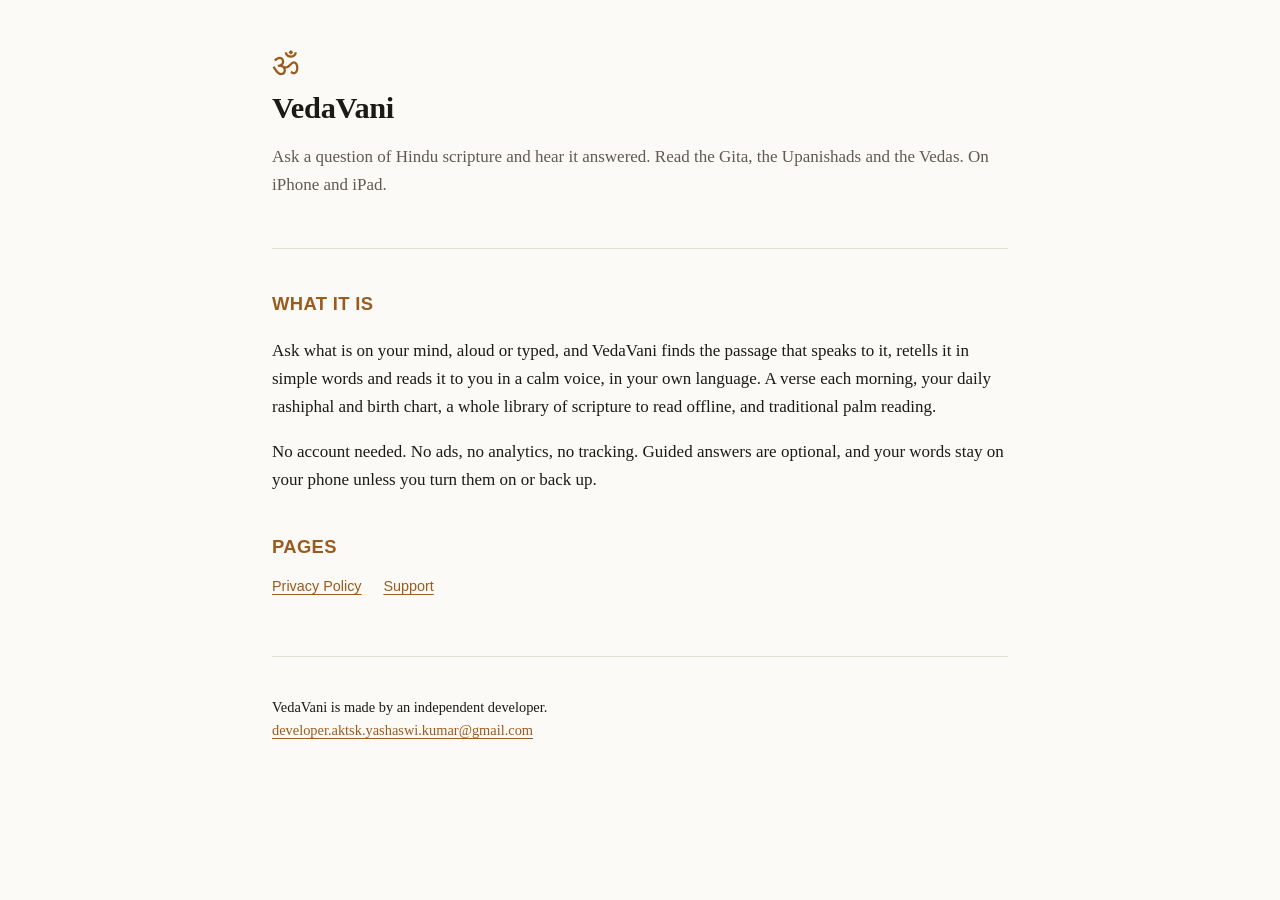
<file: index.html>
<!doctype html>
<html lang="en">
<head>
<meta charset="utf-8">
<meta name="viewport" content="width=device-width, initial-scale=1">
<title>VedaVani</title>
<meta name="description" content="VedaVani — read the Bhagavad Gita, ask it a question, and write down what you make of it.">
<link rel="stylesheet" href="style.css">
</head>
<body>
<div class="wrap">

<header class="site">
  <p class="mark">ॐ</p>
  <h1>VedaVani</h1>
  <p class="lede">Ask a question of Hindu scripture and hear it answered. Read the Gita, the Upanishads and the Vedas. On iPhone and iPad.</p>
</header>

<h2>What it is</h2>
<p>Ask what is on your mind, aloud or typed, and VedaVani finds the passage that speaks to it, retells it in simple words and reads it to you in a calm voice, in your own language. A verse each morning, your daily rashiphal and birth chart, a whole library of scripture to read offline, and traditional palm reading.</p>
<p>No account needed. No ads, no analytics, no tracking. Guided answers are optional, and your words stay on your phone unless you turn them on or back up.</p>

<h2>Pages</h2>
<nav class="site">
  <a href="privacy/">Privacy Policy</a>
  <a href="support/">Support</a>
</nav>

<footer class="site">
  <p>VedaVani is made by an independent developer.<br>
  <a href="mailto:developer.aktsk.yashaswi.kumar@gmail.com">developer.aktsk.yashaswi.kumar@gmail.com</a></p>
</footer>

</div>
</body>
</html>
</file>
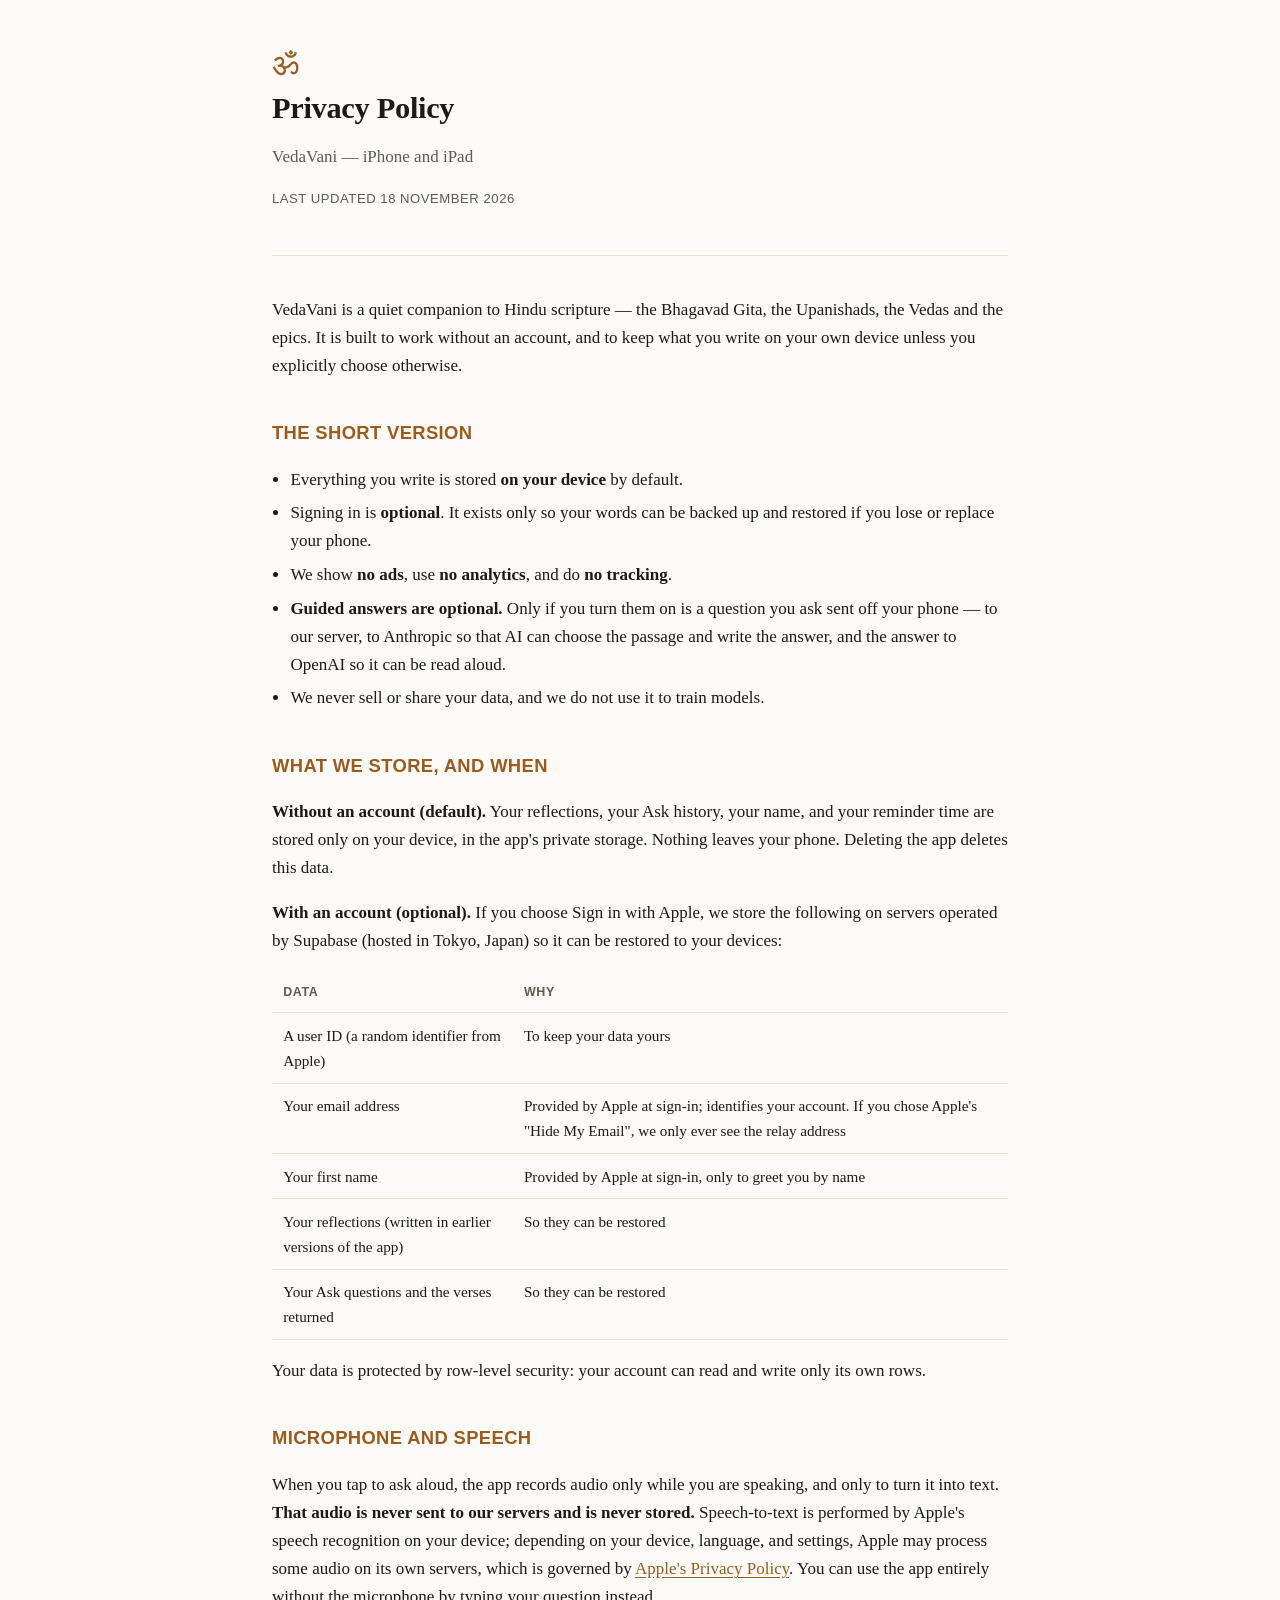
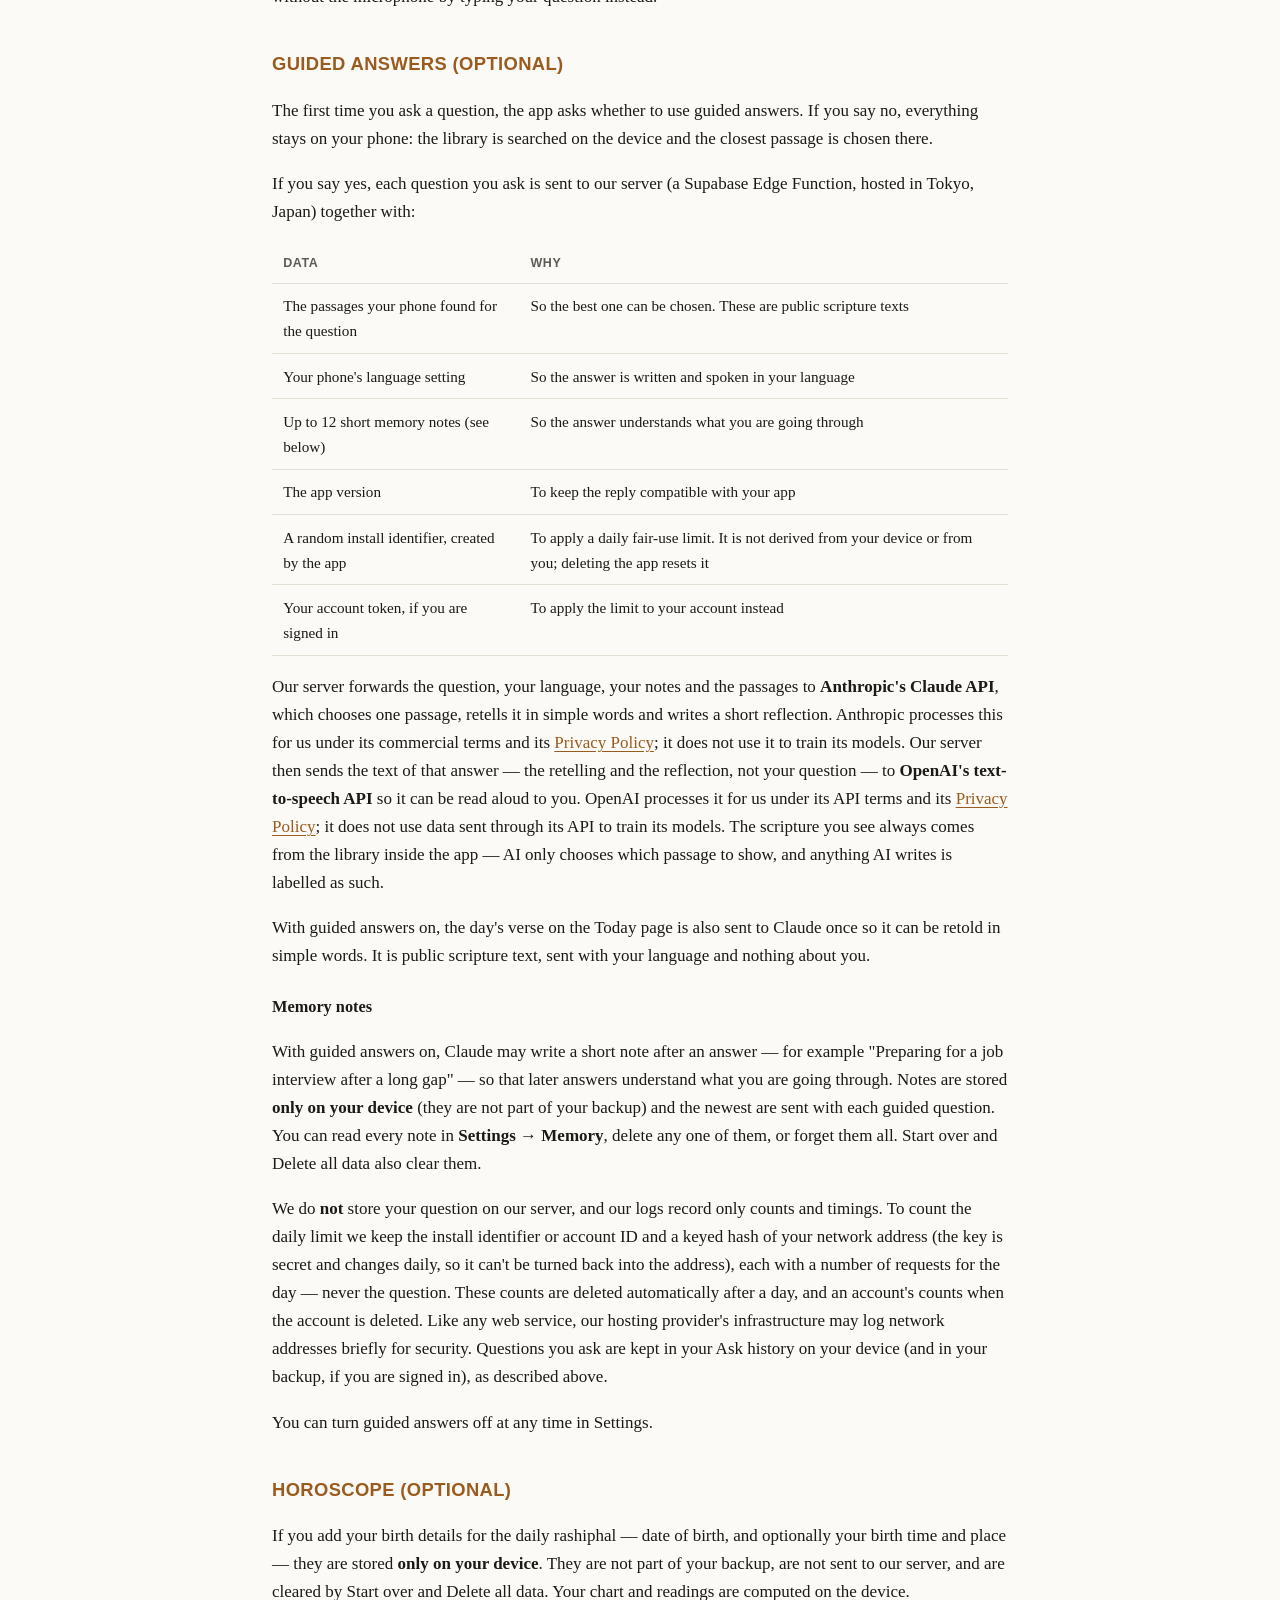
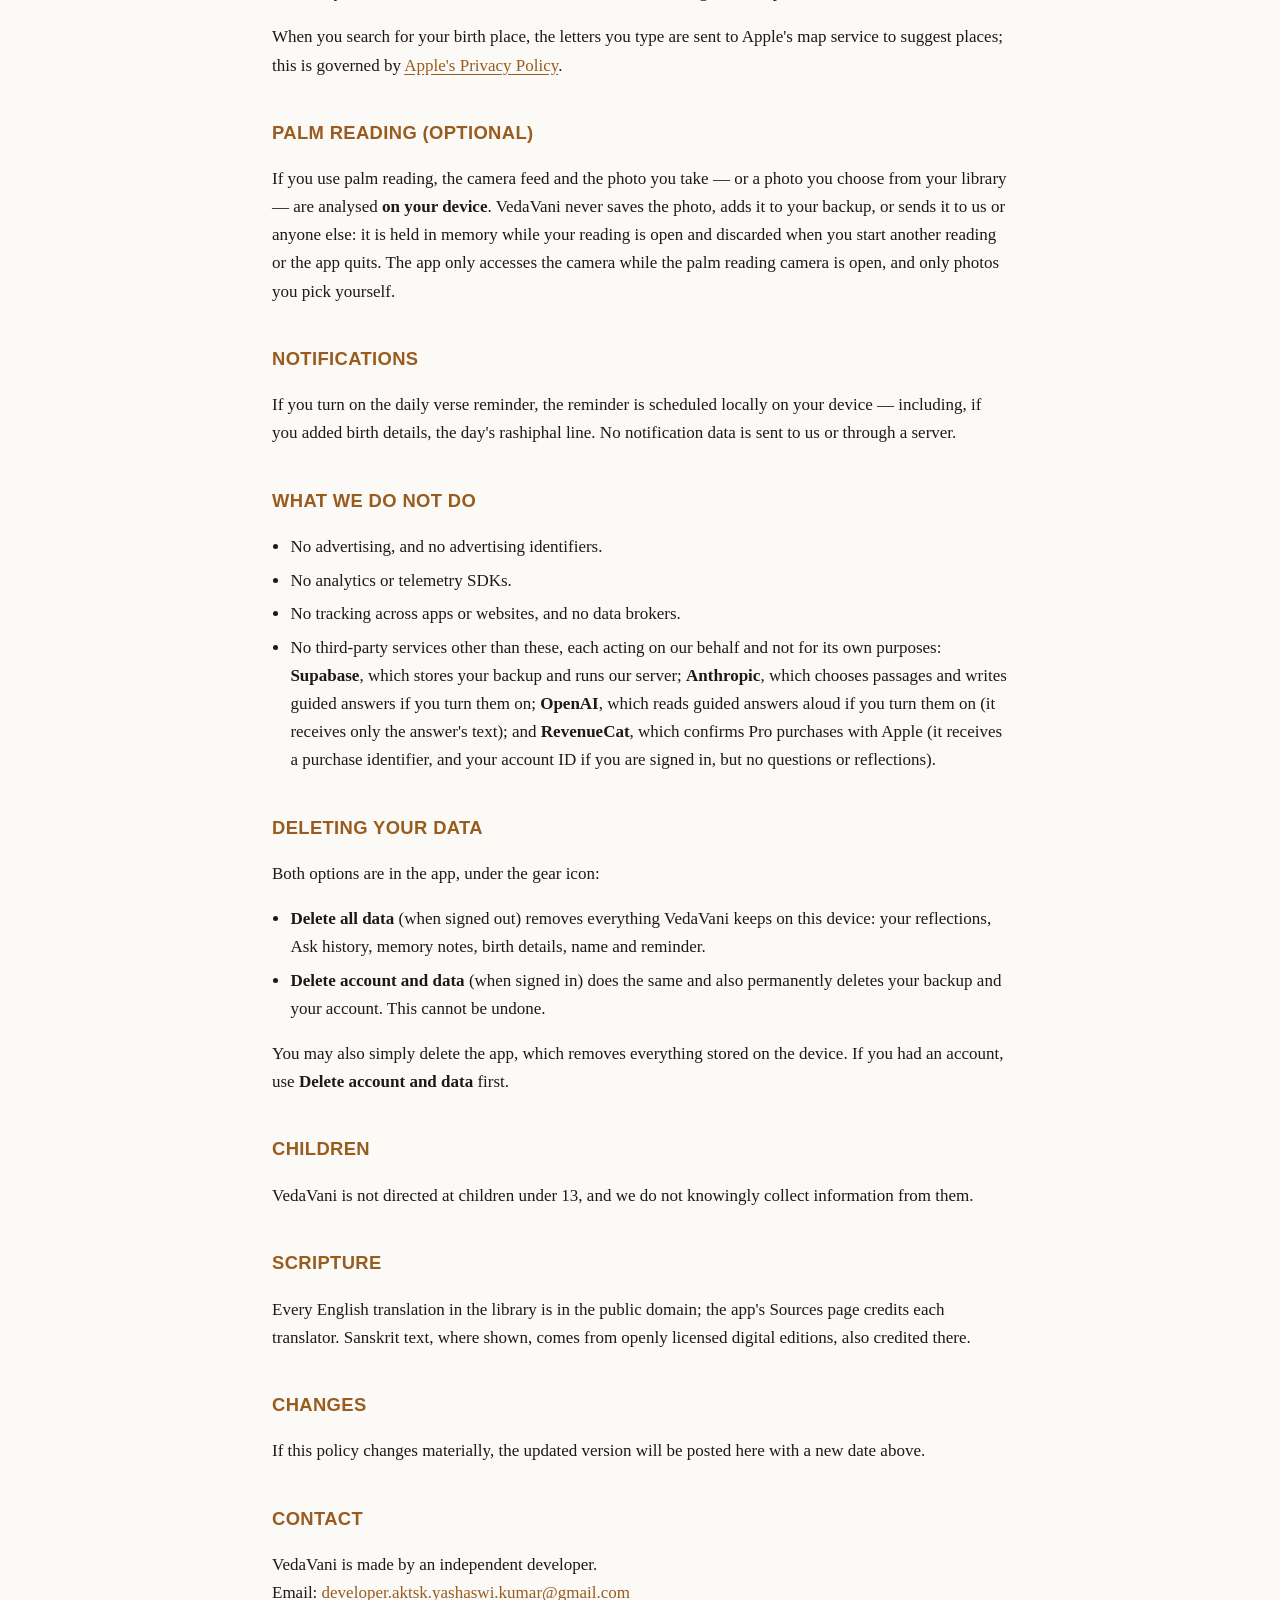
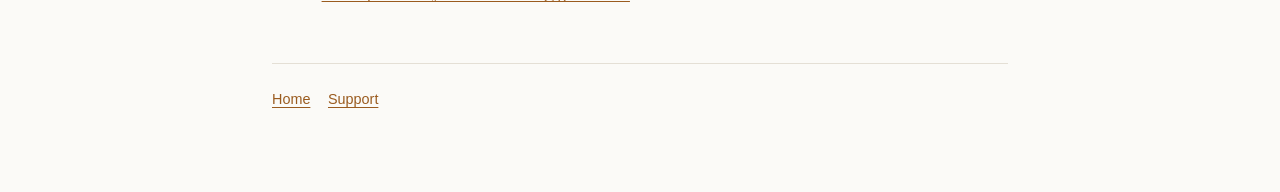
<file: privacy/index.html>
<!doctype html>
<html lang="en">
<head>
<meta charset="utf-8">
<meta name="viewport" content="width=device-width, initial-scale=1">
<title>Privacy Policy — VedaVani</title>
<meta name="description" content="Privacy policy for VedaVani, an iPhone and iPad app for asking questions of Hindu scripture and reading it.">
<link rel="stylesheet" href="../style.css">
</head>
<body>
<div class="wrap">

<header class="site">
  <p class="mark">ॐ</p>
  <h1>Privacy Policy</h1>
  <p class="lede">VedaVani — iPhone and iPad</p>
  <p class="meta">Last updated 18 November 2026</p>
</header>

<p>VedaVani is a quiet companion to Hindu scripture &mdash; the Bhagavad Gita, the Upanishads, the Vedas and the epics. It is built to work without an account, and to keep what you write on your own device unless you explicitly choose otherwise.</p>

<h2>The short version</h2>

<ul>
  <li>Everything you write is stored <strong>on your device</strong> by default.</li>
  <li>Signing in is <strong>optional</strong>. It exists only so your words can be backed up and restored if you lose or replace your phone.</li>
  <li>We show <strong>no ads</strong>, use <strong>no analytics</strong>, and do <strong>no tracking</strong>.</li>
  <li><strong>Guided answers are optional.</strong> Only if you turn them on is a question you ask sent off your phone &mdash; to our server, to Anthropic so that AI can choose the passage and write the answer, and the answer to OpenAI so it can be read aloud.</li>
  <li>We never sell or share your data, and we do not use it to train models.</li>
</ul>

<h2>What we store, and when</h2>

<p><strong>Without an account (default).</strong> Your reflections, your Ask history, your name, and your reminder time are stored only on your device, in the app's private storage. Nothing leaves your phone. Deleting the app deletes this data.</p>

<p><strong>With an account (optional).</strong> If you choose Sign in with Apple, we store the following on servers operated by Supabase (hosted in Tokyo, Japan) so it can be restored to your devices:</p>

<table>
  <thead><tr><th>Data</th><th>Why</th></tr></thead>
  <tbody>
    <tr><td>A user ID (a random identifier from Apple)</td><td>To keep your data yours</td></tr>
    <tr><td>Your email address</td><td>Provided by Apple at sign-in; identifies your account. If you chose Apple's "Hide My Email", we only ever see the relay address</td></tr>
    <tr><td>Your first name</td><td>Provided by Apple at sign-in, only to greet you by name</td></tr>
    <tr><td>Your reflections (written in earlier versions of the app)</td><td>So they can be restored</td></tr>
    <tr><td>Your Ask questions and the verses returned</td><td>So they can be restored</td></tr>
  </tbody>
</table>

<p>Your data is protected by row-level security: your account can read and write only its own rows.</p>

<h2>Microphone and speech</h2>

<p>When you tap to ask aloud, the app records audio only while you are speaking, and only to turn it into text. <strong>That audio is never sent to our servers and is never stored.</strong> Speech-to-text is performed by Apple's speech recognition on your device; depending on your device, language, and settings, Apple may process some audio on its own servers, which is governed by <a href="https://www.apple.com/legal/privacy/" rel="noopener">Apple's Privacy Policy</a>. You can use the app entirely without the microphone by typing your question instead.</p>

<h2>Guided answers (optional)</h2>

<p>The first time you ask a question, the app asks whether to use guided answers. If you say no, everything stays on your phone: the library is searched on the device and the closest passage is chosen there.</p>

<p>If you say yes, each question you ask is sent to our server (a Supabase Edge Function, hosted in Tokyo, Japan) together with:</p>

<table>
  <thead><tr><th>Data</th><th>Why</th></tr></thead>
  <tbody>
    <tr><td>The passages your phone found for the question</td><td>So the best one can be chosen. These are public scripture texts</td></tr>
    <tr><td>Your phone's language setting</td><td>So the answer is written and spoken in your language</td></tr>
    <tr><td>Up to 12 short memory notes (see below)</td><td>So the answer understands what you are going through</td></tr>
    <tr><td>The app version</td><td>To keep the reply compatible with your app</td></tr>
    <tr><td>A random install identifier, created by the app</td><td>To apply a daily fair-use limit. It is not derived from your device or from you; deleting the app resets it</td></tr>
    <tr><td>Your account token, if you are signed in</td><td>To apply the limit to your account instead</td></tr>
  </tbody>
</table>

<p>Our server forwards the question, your language, your notes and the passages to <strong>Anthropic's Claude API</strong>, which chooses one passage, retells it in simple words and writes a short reflection. Anthropic processes this for us under its commercial terms and its <a href="https://www.anthropic.com/legal/privacy" rel="noopener">Privacy Policy</a>; it does not use it to train its models. Our server then sends the text of that answer &mdash; the retelling and the reflection, not your question &mdash; to <strong>OpenAI's text-to-speech API</strong> so it can be read aloud to you. OpenAI processes it for us under its API terms and its <a href="https://openai.com/policies/privacy-policy" rel="noopener">Privacy Policy</a>; it does not use data sent through its API to train its models. The scripture you see always comes from the library inside the app &mdash; AI only chooses which passage to show, and anything AI writes is labelled as such.</p>

<p>With guided answers on, the day's verse on the Today page is also sent to Claude once so it can be retold in simple words. It is public scripture text, sent with your language and nothing about you.</p>

<h3>Memory notes</h3>

<p>With guided answers on, Claude may write a short note after an answer &mdash; for example "Preparing for a job interview after a long gap" &mdash; so that later answers understand what you are going through. Notes are stored <strong>only on your device</strong> (they are not part of your backup) and the newest are sent with each guided question. You can read every note in <strong>Settings → Memory</strong>, delete any one of them, or forget them all. Start over and Delete all data also clear them.</p>

<p>We do <strong>not</strong> store your question on our server, and our logs record only counts and timings. To count the daily limit we keep the install identifier or account ID and a keyed hash of your network address (the key is secret and changes daily, so it can't be turned back into the address), each with a number of requests for the day &mdash; never the question. These counts are deleted automatically after a day, and an account's counts when the account is deleted. Like any web service, our hosting provider's infrastructure may log network addresses briefly for security. Questions you ask are kept in your Ask history on your device (and in your backup, if you are signed in), as described above.</p>

<p>You can turn guided answers off at any time in Settings.</p>

<h2>Horoscope (optional)</h2>

<p>If you add your birth details for the daily rashiphal &mdash; date of birth, and optionally your birth time and place &mdash; they are stored <strong>only on your device</strong>. They are not part of your backup, are not sent to our server, and are cleared by Start over and Delete all data. Your chart and readings are computed on the device.</p>

<p>When you search for your birth place, the letters you type are sent to Apple's map service to suggest places; this is governed by <a href="https://www.apple.com/legal/privacy/" rel="noopener">Apple's Privacy Policy</a>.</p>

<h2>Palm reading (optional)</h2>

<p>If you use palm reading, the camera feed and the photo you take &mdash; or a photo you choose from your library &mdash; are analysed <strong>on your device</strong>. VedaVani never saves the photo, adds it to your backup, or sends it to us or anyone else: it is held in memory while your reading is open and discarded when you start another reading or the app quits. The app only accesses the camera while the palm reading camera is open, and only photos you pick yourself.</p>

<h2>Notifications</h2>

<p>If you turn on the daily verse reminder, the reminder is scheduled locally on your device &mdash; including, if you added birth details, the day's rashiphal line. No notification data is sent to us or through a server.</p>

<h2>What we do not do</h2>

<ul>
  <li>No advertising, and no advertising identifiers.</li>
  <li>No analytics or telemetry SDKs.</li>
  <li>No tracking across apps or websites, and no data brokers.</li>
  <li>No third-party services other than these, each acting on our behalf and not for its own purposes: <strong>Supabase</strong>, which stores your backup and runs our server; <strong>Anthropic</strong>, which chooses passages and writes guided answers if you turn them on; <strong>OpenAI</strong>, which reads guided answers aloud if you turn them on (it receives only the answer's text); and <strong>RevenueCat</strong>, which confirms Pro purchases with Apple (it receives a purchase identifier, and your account ID if you are signed in, but no questions or reflections).</li>
</ul>

<h2>Deleting your data</h2>

<p>Both options are in the app, under the gear icon:</p>

<ul>
  <li><strong>Delete all data</strong> (when signed out) removes everything VedaVani keeps on this device: your reflections, Ask history, memory notes, birth details, name and reminder.</li>
  <li><strong>Delete account and data</strong> (when signed in) does the same and also permanently deletes your backup and your account. This cannot be undone.</li>
</ul>

<p>You may also simply delete the app, which removes everything stored on the device. If you had an account, use <strong>Delete account and data</strong> first.</p>

<h2>Children</h2>

<p>VedaVani is not directed at children under 13, and we do not knowingly collect information from them.</p>

<h2>Scripture</h2>

<p>Every English translation in the library is in the public domain; the app's Sources page credits each translator. Sanskrit text, where shown, comes from openly licensed digital editions, also credited there.</p>

<h2>Changes</h2>

<p>If this policy changes materially, the updated version will be posted here with a new date above.</p>

<h2>Contact</h2>

<p>VedaVani is made by an independent developer.<br>
Email: <a href="mailto:developer.aktsk.yashaswi.kumar@gmail.com">developer.aktsk.yashaswi.kumar@gmail.com</a></p>

<footer class="site">
  <nav class="site"><a href="../">Home</a><a href="../support/">Support</a></nav>
</footer>

</div>
</body>
</html>
</file>
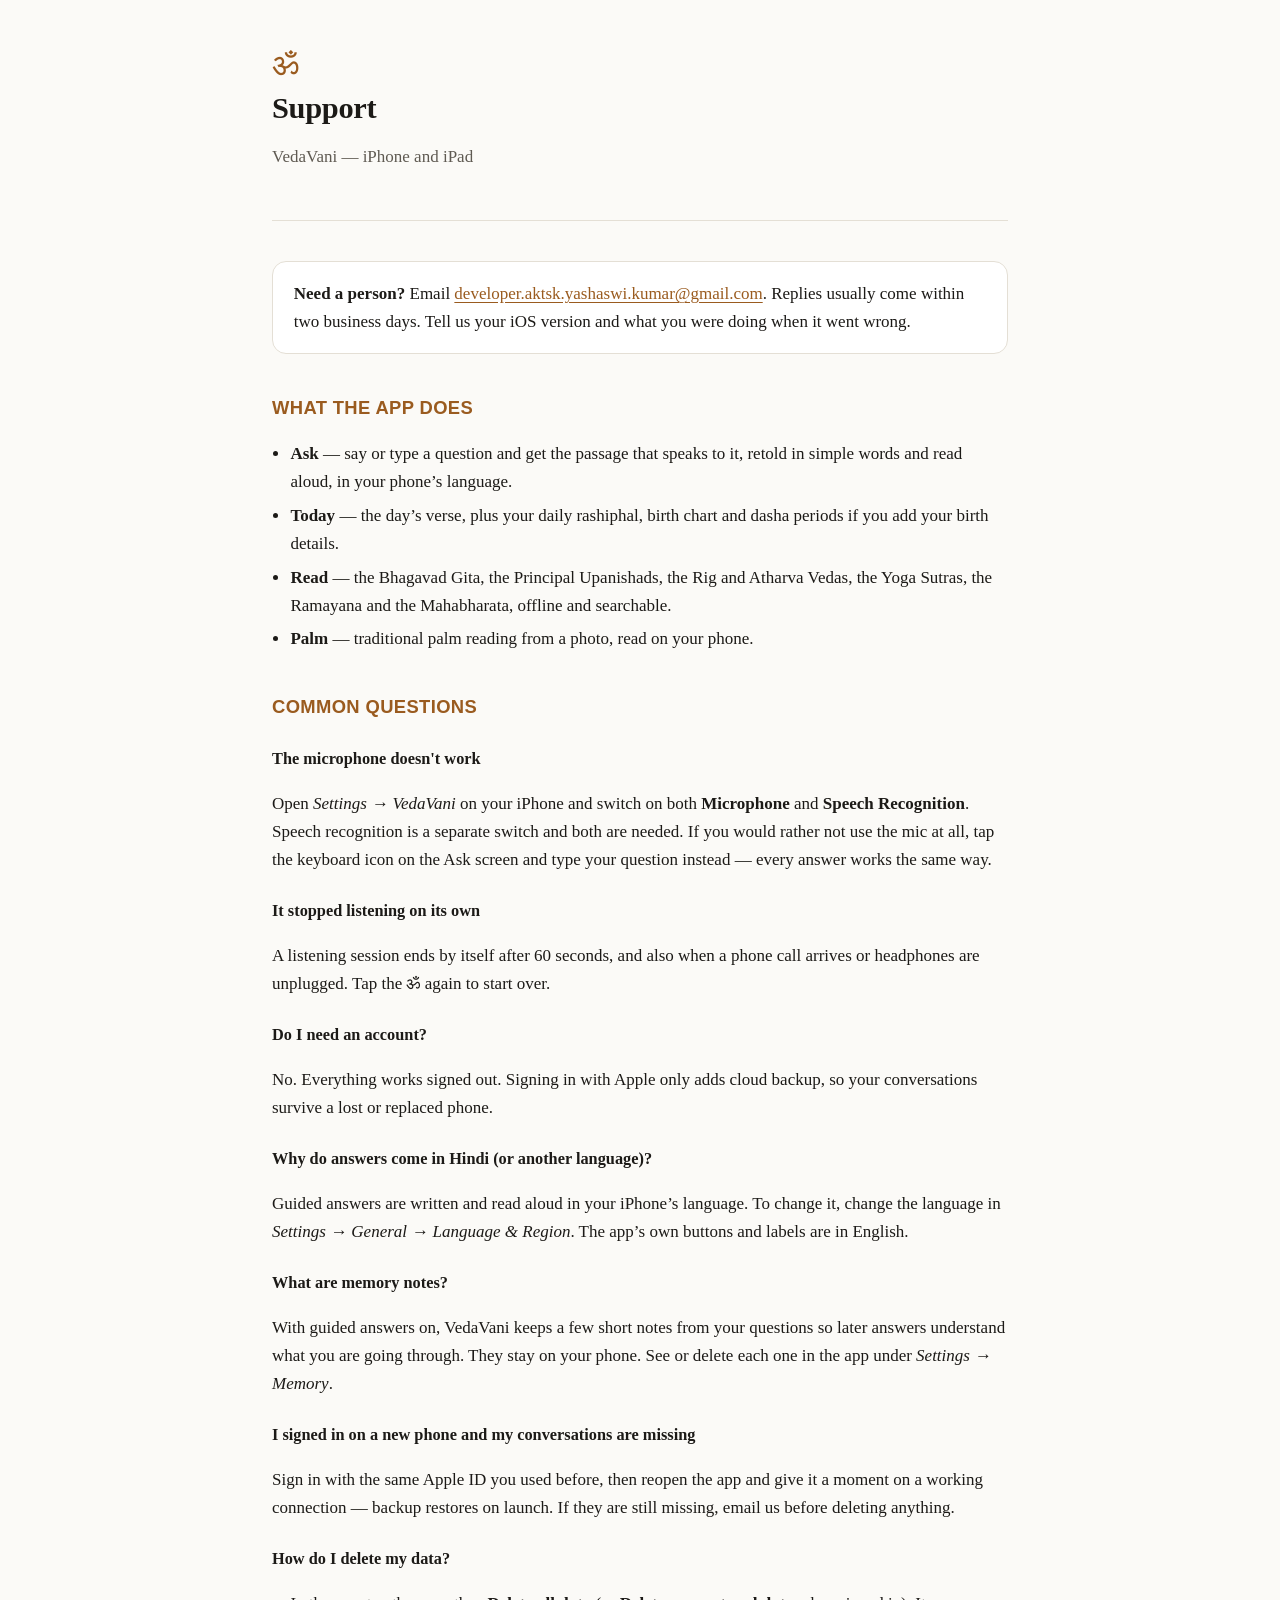
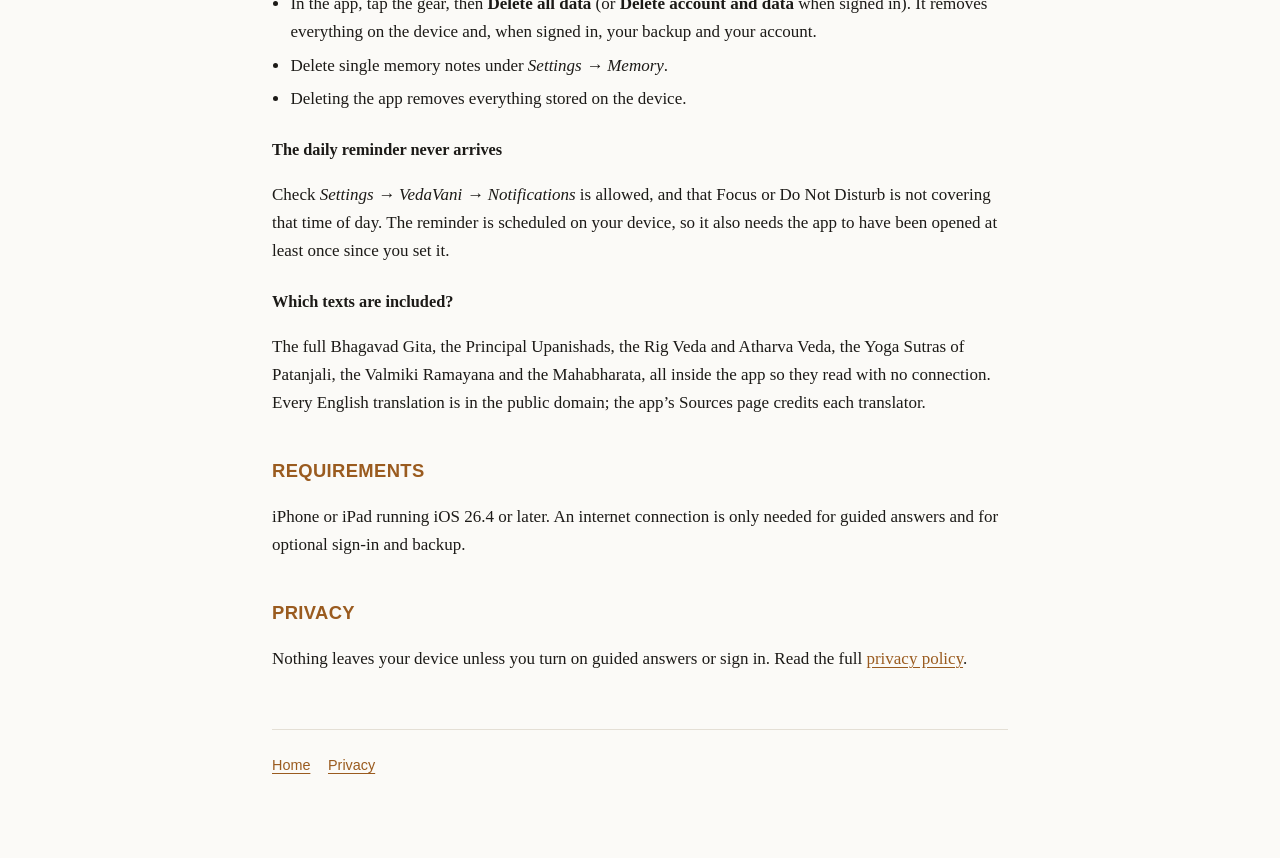
<file: support/index.html>
<!doctype html>
<html lang="en">
<head>
<meta charset="utf-8">
<meta name="viewport" content="width=device-width, initial-scale=1">
<title>Support — VedaVani</title>
<meta name="description" content="Help and contact for VedaVani, an iPhone and iPad app for asking questions of Hindu scripture and reading it.">
<link rel="stylesheet" href="../style.css">
</head>
<body>
<div class="wrap">

<header class="site">
  <p class="mark">ॐ</p>
  <h1>Support</h1>
  <p class="lede">VedaVani — iPhone and iPad</p>
</header>

<div class="card">
  <p style="margin:0"><strong>Need a person?</strong> Email <a href="mailto:developer.aktsk.yashaswi.kumar@gmail.com">developer.aktsk.yashaswi.kumar@gmail.com</a>. Replies usually come within two business days. Tell us your iOS version and what you were doing when it went wrong.</p>
</div>

<h2>What the app does</h2>
<ul>
  <li><strong>Ask</strong> — say or type a question and get the passage that speaks to it, retold in simple words and read aloud, in your phone&rsquo;s language.</li>
  <li><strong>Today</strong> — the day&rsquo;s verse, plus your daily rashiphal, birth chart and dasha periods if you add your birth details.</li>
  <li><strong>Read</strong> — the Bhagavad Gita, the Principal Upanishads, the Rig and Atharva Vedas, the Yoga Sutras, the Ramayana and the Mahabharata, offline and searchable.</li>
  <li><strong>Palm</strong> — traditional palm reading from a photo, read on your phone.
</ul>

<h2>Common questions</h2>

<h3>The microphone doesn't work</h3>
<p>Open <em>Settings → VedaVani</em> on your iPhone and switch on both <strong>Microphone</strong> and <strong>Speech Recognition</strong>. Speech recognition is a separate switch and both are needed. If you would rather not use the mic at all, tap the keyboard icon on the Ask screen and type your question instead — every answer works the same way.</p>

<h3>It stopped listening on its own</h3>
<p>A listening session ends by itself after 60 seconds, and also when a phone call arrives or headphones are unplugged. Tap the ॐ again to start over.</p>

<h3>Do I need an account?</h3>
<p>No. Everything works signed out. Signing in with Apple only adds cloud backup, so your conversations survive a lost or replaced phone.</p>

<h3>Why do answers come in Hindi (or another language)?</h3>
<p>Guided answers are written and read aloud in your iPhone&rsquo;s language. To change it, change the language in <em>Settings → General → Language &amp; Region</em>. The app&rsquo;s own buttons and labels are in English.</p>

<h3>What are memory notes?</h3>
<p>With guided answers on, VedaVani keeps a few short notes from your questions so later answers understand what you are going through. They stay on your phone. See or delete each one in the app under <em>Settings → Memory</em>.</p>

<h3>I signed in on a new phone and my conversations are missing</h3>
<p>Sign in with the same Apple ID you used before, then reopen the app and give it a moment on a working connection — backup restores on launch. If they are still missing, email us before deleting anything.</p>

<h3>How do I delete my data?</h3>
<ul>
  <li>In the app, tap the gear, then <strong>Delete all data</strong> (or <strong>Delete account and data</strong> when signed in). It removes everything on the device and, when signed in, your backup and your account.</li>
  <li>Delete single memory notes under <em>Settings → Memory</em>.</li>
  <li>Deleting the app removes everything stored on the device.</li>
</ul>

<h3>The daily reminder never arrives</h3>
<p>Check <em>Settings → VedaVani → Notifications</em> is allowed, and that Focus or Do Not Disturb is not covering that time of day. The reminder is scheduled on your device, so it also needs the app to have been opened at least once since you set it.</p>

<h3>Which texts are included?</h3>
<p>The full Bhagavad Gita, the Principal Upanishads, the Rig Veda and Atharva Veda, the Yoga Sutras of Patanjali, the Valmiki Ramayana and the Mahabharata, all inside the app so they read with no connection. Every English translation is in the public domain; the app&rsquo;s Sources page credits each translator.</p>

<h2>Requirements</h2>
<p>iPhone or iPad running iOS 26.4 or later. An internet connection is only needed for guided answers and for optional sign-in and backup.</p>

<h2>Privacy</h2>
<p>Nothing leaves your device unless you turn on guided answers or sign in. Read the full <a href="../privacy/">privacy policy</a>.</p>

<footer class="site">
  <nav class="site"><a href="../">Home</a><a href="../privacy/">Privacy</a></nav>
</footer>

</div>
</body>
</html>
</file>
<file: style.css>
:root {
  --bg: #fbfaf7;
  --surface: #ffffff;
  --text: #1c1a17;
  --muted: #5f5a52;
  --line: #e4dfd5;
  --accent: #9a5b1f;
  --maxw: 46rem;
}
@media (prefers-color-scheme: dark) {
  :root {
    --bg: #14120f;
    --surface: #1c1a16;
    --text: #f0ece4;
    --muted: #a49d91;
    --line: #2e2a24;
    --accent: #d9a15c;
  }
}
* { box-sizing: border-box; }
html { -webkit-text-size-adjust: 100%; }
body {
  margin: 0;
  background: var(--bg);
  color: var(--text);
  font: 400 17px/1.65 ui-serif, "Iowan Old Style", Georgia, "Times New Roman", serif;
  padding: 0 1.25rem 5rem;
}
.wrap { max-width: var(--maxw); margin: 0 auto; }
header.site {
  padding: 3rem 0 2rem;
  border-bottom: 1px solid var(--line);
  margin-bottom: 2.5rem;
}
.mark {
  font-size: 2rem;
  line-height: 1;
  color: var(--accent);
  margin: 0 0 .6rem;
}
h1 { font-size: 1.9rem; line-height: 1.2; margin: 0 0 .4rem; letter-spacing: -.01em; }
h2 {
  font-size: 1.15rem;
  margin: 2.4rem 0 .6rem;
  letter-spacing: .02em;
  text-transform: uppercase;
  font-family: ui-sans-serif, -apple-system, "Helvetica Neue", sans-serif;
  font-weight: 600;
  color: var(--accent);
}
h3 { font-size: 1.02rem; margin: 1.5rem 0 .3rem; }
p, li { color: var(--text); }
.lede, .meta { color: var(--muted); }
.meta {
  font-family: ui-sans-serif, -apple-system, "Helvetica Neue", sans-serif;
  font-size: .82rem;
  letter-spacing: .04em;
  text-transform: uppercase;
}
ul { padding-left: 1.15rem; }
li { margin: .35rem 0; }
a { color: var(--accent); text-underline-offset: .18em; }
table {
  width: 100%;
  border-collapse: collapse;
  margin: 1rem 0;
  font-size: .95rem;
  display: block;
  overflow-x: auto;
}
th, td { text-align: left; padding: .6rem .7rem; border-bottom: 1px solid var(--line); vertical-align: top; }
th { font-family: ui-sans-serif, -apple-system, sans-serif; font-size: .78rem; text-transform: uppercase; letter-spacing: .05em; color: var(--muted); }
.card {
  background: var(--surface);
  border: 1px solid var(--line);
  border-radius: 14px;
  padding: 1.1rem 1.3rem;
  margin: 1.2rem 0;
}
footer.site {
  margin-top: 3.5rem;
  padding-top: 1.5rem;
  border-top: 1px solid var(--line);
  color: var(--muted);
  font-size: .9rem;
}
nav.site a { margin-right: 1.1rem; font-family: ui-sans-serif, -apple-system, sans-serif; font-size: .9rem; }
</file>
